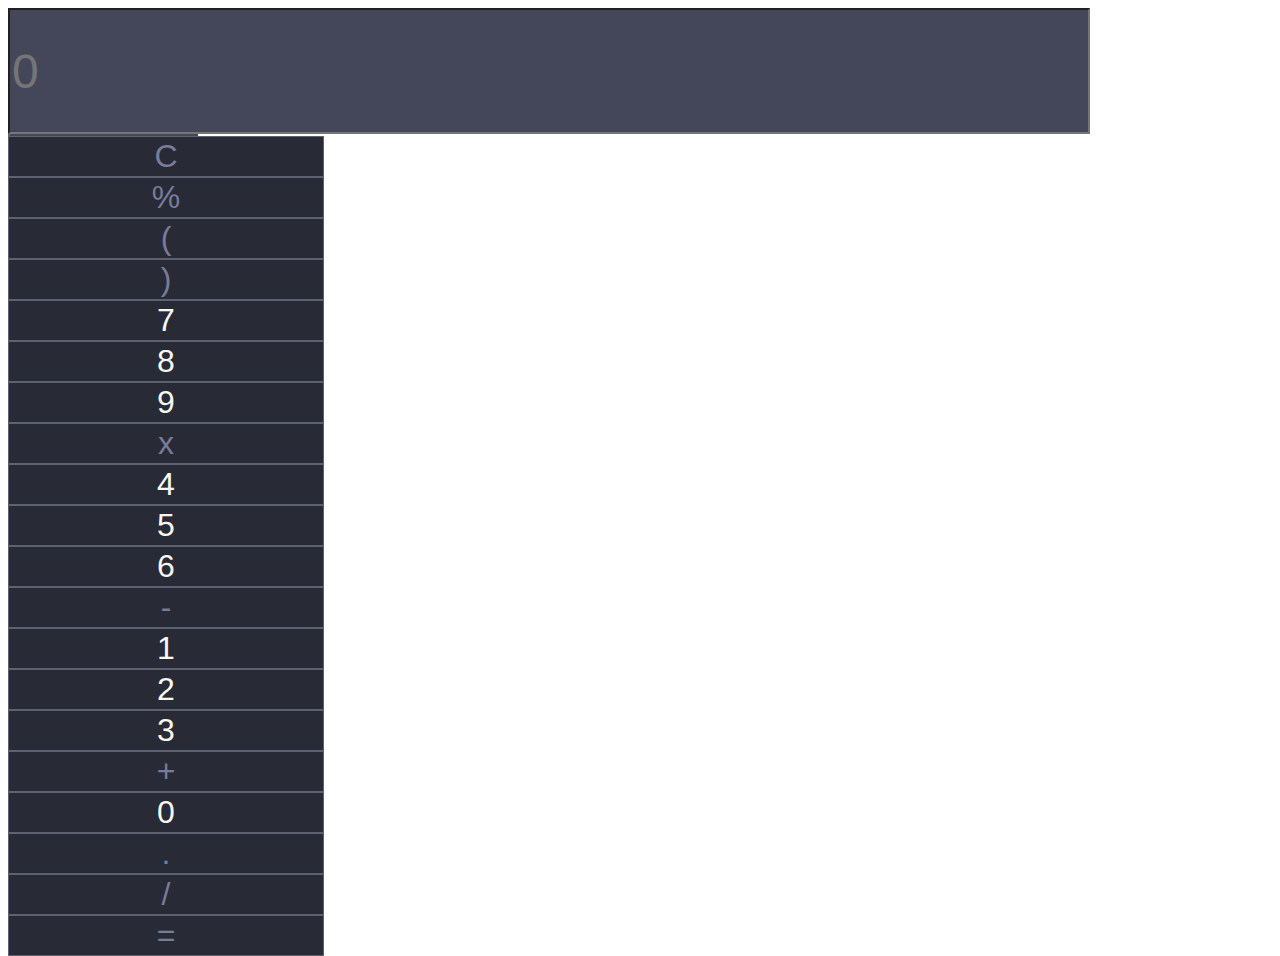
<file: calculator/index.html>
<!DOCTYPE html>
<html lang="en">
<head>
    <meta charset="UTF-8">
    <meta http-equiv="X-UA-Compatible" content="IE=edge">
    <meta name="viewport" content="width=device-width, initial-scale=1.0">
    <link rel="stylesheet" href="https://cdn.jsdelivr.net/npm/bootstrap@4.6.0/dist/css/bootstrap.min.css" integrity="sha384-B0vP5xmATw1+K9KRQjQERJvTumQW0nPEzvF6L/Z6nronJ3oUOFUFpCjEUQouq2+l" crossorigin="anonymous">
    <script src="https://ajax.googleapis.com/ajax/libs/jquery/3.5.1/jquery.min.js"></script>
    <link rel="stylesheet" href="https://pro.fontawesome.com/releases/v5.10.0/css/all.css" integrity="sha384-AYmEC3Yw5cVb3ZcuHtOA93w35dYTsvhLPVnYs9eStHfGJvOvKxVfELGroGkvsg+p" crossorigin="anonymous"/>
    <link rel = "icon" href = "calculator.png" type = "image/x-icon">
    <title>Calculator</title>
<style>
    button{
        background-color:#282a36  !important ;
        font-size: 2rem !important;
        width: 25%;
        display: flex;
        justify-content: center;
        align-items: center;
        color: #787c99;
        border: 1px solid #5e6172 !important;
    }
    .number{
        color: #f8f8f2;

    }
    input,.icon{
        background-color:#44475a  !important;
        color: #f8f8f2 !important;
    }
    .icon{
        border: 0 !important;
        border-left: 2px solid  #5e6172 !important;
        color:#8689a0 !important; 
    }
    button:hover{
        background-color: #353746  !important;
    }
    button:active{
        background-color: #52535f !important;
    }
</style>
</head>
<body>
    <div class="row mt-5 mx-0 px-0">
        <div class="container bg-light  py-0 my-0">
            <!-- text area and backward button -->
            <div class="row d-flex" >
                <div class="px-0 mx-0 d-flex w-100 input-group-append">
                    <input class="  border-0 result " type="text" name="" style="width:85% ; max-height: 200px;min-height:120px ; font-size: 3rem;  
                    " placeholder="0"  value="" readonly>
                    <button class="icon  border-left d-flex  align-items-center" id="_b" style="width: 15%;">
                       <i class="fas mr-2  fa-long-arrow-alt-left text-center display-3" style="width:100%;"></i>                      
                    </button>
                </div>
            </div>

            <!-- calculator buttons -->
            <div class="row d-flex justify-content-center " style="height: 500px !important; ">      
                
                <div class="row bg-transparent w-100  justify-content-around ">
                    <button class="text-danger" id="_c" type="button">C</button>
                    <button class="" id="_%" type="button">%</button>
                    <button class="" id="_(" type="button">(</button>
                    <button class="" id="_)" type="button">)</button>
                </div>               
                <div class="row bg-transparent w-100   justify-content-around ">
                    <button class="number" id="_7" type="button">7</button>
                    <button class="number" id="_8" type="button">8</button>
                    <button class="number" id="_9" type="button">9</button>
                    <button class="" id="_*" type="button">x</button>
                </div>   
                <div class="row bg-transparent w-100   justify-content-around ">
                    <button class="number" id="_4" type="button">4</button>
                    <button class="number" id="_5" type="button">5</button>
                    <button class="number" id="_6" type="button">6</button>
                    <button class="" id="_-" type="button">-</button>
                </div>        
                <div class="row bg-transparent w-100 d-flex   justify-content-around ">
                    <button class="number" id="_1" type="button">1</button>
                    <button class="number" id="_2" type="button">2</button>
                    <button class="number" id="_3" type="button">3</button>
                    <button class="" id="_+" type="button">+</button> 
                </div>
                <div class="row bg-transparent w-100 d-flex   justify-content-around ">
                    <button class="number" id="_0" type="button">0</button>
                    <button class="" id="_." type="button">.</button>
                    <button class="" id="_/" type="button">/</button>
                    <button class="" id="_=" type="button">=</button>

                </div>        
            </div>

        </div>
            
    </div>
    
    <script src="main.js"></script>
</body>
</html>
</file>
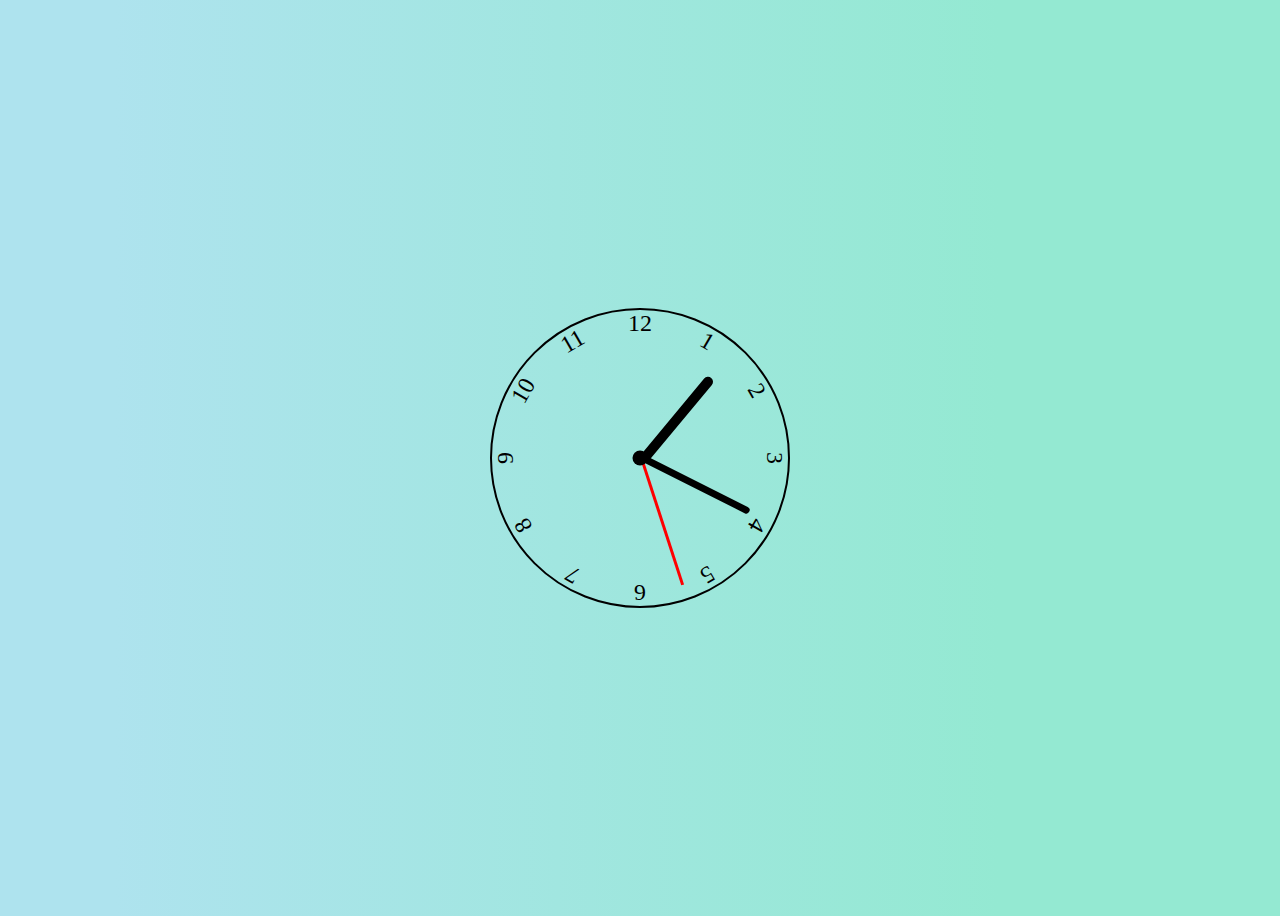
<file: clock/index.html>
<!DOCTYPE html>
<html lang="en">
<head>
    <meta charset="UTF-8">
    <meta http-equiv="X-UA-Compatible" content="IE=edge">
    <meta name="viewport" content="width=device-width, initial-scale=1.0">
    <link rel="stylesheet" href="style.css">
	<link rel = "icon" href = "clock.png" type = "image/x-icon">

    <title>clock</title>
</head>
<body>
    <div class="clock">
        <div class="hourhand"></div>
        <div class="minutehand"></div>
        <div class="secondhand"></div>
        <div class="number number1">1</div>
        <div class="number number2">2</div>
        <div class="number number3" >3</div>
        <div class="number number4">4</div>
        <div class="number number5">5</div>
        <div class="number number6">6</div>
        <div class="number number7">7</div>
        <div class="number number8">8</div>
        <div class="number number9">9</div>
        <div class="number number10">10</div>
        <div class="number number11">11</div>
        <div class="number number12">12</div>
</div>
<script src="script.js"></script>
</body>
</html>
</file>
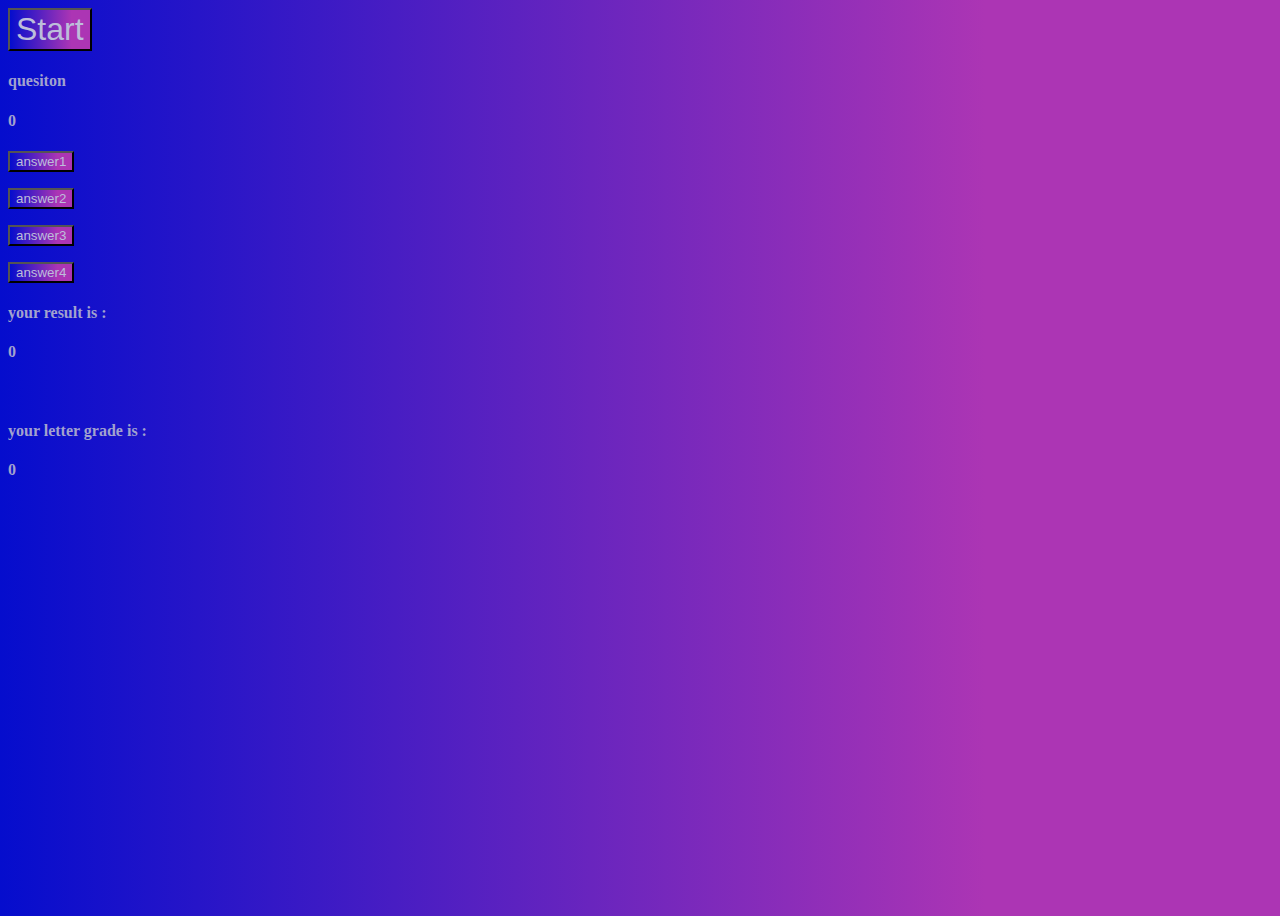
<file: quiz app/index.html>
<!DOCTYPE html>
<html lang="en">
<head>
    <meta charset="UTF-8">
    <meta http-equiv="X-UA-Compatible" content="IE=edge">
    <meta name="viewport" content="width=device-width, initial-scale=1.0">
    <link rel="stylesheet" href="https://cdn.jsdelivr.net/npm/bootstrap@4.6.0/dist/css/bootstrap.min.css" integrity="sha384-B0vP5xmATw1+K9KRQjQERJvTumQW0nPEzvF6L/Z6nronJ3oUOFUFpCjEUQouq2+l" crossorigin="anonymous">
    <script src="https://code.jquery.com/jquery-3.6.0.js" integrity="sha256-H+K7U5CnXl1h5ywQfKtSj8PCmoN9aaq30gDh27Xc0jk=" crossorigin="anonymous"></script>
    <title>Quiz</title>
    <link rel = "icon" href = "icon.png" type = "image/x-icon">

    <style>
        body{
            height: 100vh;
        }
        button,body{
            background: rgb(5,13,205);
            background: linear-gradient(90deg, rgba(5,13,205,1) 0%, rgba(172,53,180,1) 77%);
            color:  rgb(189, 189, 218) !important;
        }
        
        .card,.card-body{
            background-color: rgba(0, 0, 0, 0) !important;
        }
        h4{
            color: rgb(162, 162, 206);
        }
    </style>
</head>
<body>
    <div class="container text-center align-middle">
        <button class="  btn btn-primary w-25 mt-5 start " type="button" style="font-size: 2rem;">Start</button>

        <div class="card border-0 d-none  text-center d-flex">
            <div class="card-body mt-5 d-md-flex justify-content-center align-items-center ">

                <div class=" wrapper w-100 my-5  align-self-start" id="">
                    <!-- question and timing section -->
                    <div class=" d-flex ">
                        <h4 class=" px-5 py-4  quesiton col-11  text-left" >quesiton</h4>
                        <h4 class=" py-4 clo-1 d-flex d-none timer ">0</h4>
                    </div>
                    <!-- answers options -->
                    <div class="answers" >
                        <!-- row 1 -->
                        <div class="row mx-0 px-0 d-md-flex d-sm-block" >
                            <p class="text-center col-md-6">
                                <button class="_1 option btn btn-primary text-center w-50" type="button">answer1</button>
                            </p>
                            <p class="text-center  col-md-6">
                                <button class="_2 option btn btn-primary text-center w-50" type="button">answer2</button>
                            </p>
                        </div>
                        <!-- row 2 -->
                        <div class="row mx-0 px-0 d-md-flex d-sm-block">
                            <p class="text-center col-md-6">
                                <button class="_3 option btn btn-primary text-center w-50" type="button">answer3</button>
                            </p>
                            <p class="text-center col-md-6">
                                <button class="_4 option btn btn-primary text-center w-50" type="button">answer4</button>
                            </p>
                        </div>
                    </div>
                </div>
                <!-- result section -->
                <div class="d-block">
                    <div class="d-flex">
                        <h4 class="result_text d-none">your result is : &nbsp;&nbsp;</h4>
                        <h4 class=" clo-md-1 d-none  result" >0</h4>
                    </div>
                    <br>
                    <div class="d-flex">
                        <h4 class="result_text d-none">your letter grade is : &nbsp;&nbsp;</h4>
                        <h4 class=" clo-md-1 d-none  letter" >0</h4>   
                    </div>
                </div>

            </div>
        </div>      
    </div>
    <script src="script.js"></script>
</body>
</html>
</file>
<file: clock/style.css>
*{
    box-sizing: border-box;
    font-family: 'Times New Roman', Times, serif;
}

body{
    display: flex;
    justify-content: center;
    align-items: center;
    min-height: 100vh;
    overflow: hidden;
    background: rgb(174,227,238);
    background: linear-gradient(90deg, rgba(174,227,238,1) 9%, rgba(148,233,210,1) 78%);
}
.clock{
    border-radius: 50%;
    background-color: rgba(0, 0, 0, 0.0);
	height:300px;
	width:300px;
    border: 2px solid black;
    position: relative;
}

.clock .number{
    position: absolute;
    font-size: 1.5rem;
    width: 100%;
    height: 100%;
    text-align: center;
}

.number1{transform: rotate(30deg);}
.number2{transform: rotate(60deg);}
.number3{transform: rotate(90deg);}
.number4{transform: rotate(120deg);}
.number5{transform: rotate(150deg);}
.number6{transform: rotate(180deg);}
.number7{transform: rotate(210deg);}
.number8{transform: rotate(240deg);}
.number9{transform: rotate(270deg);}
.number10{transform: rotate(300deg);}
.number11{transform: rotate(330deg);}

.clock .hourhand{
    position: absolute;
    background-color: black;
    bottom: 50%;
    transform-origin: bottom;
    left: 50%;
    width: 10px;
    height:35%;
    border-top-left-radius: 10px;
    border-top-right-radius: 10px;
    z-index: 10;
    transform: translate(-50%);

}
.clock::after{
    content: '';
    background-color: black;
    top: 50%;
    left: 50%;
    border-radius: 50%;
    transform: translate(-50%, -50%);
    width: 15px;
    z-index: 11;
    height: 15px;
    position: absolute;
}
.clock .minutehand{
    position: absolute;
    background-color: black;
    bottom: 50%;
    transform-origin: bottom;
    left: 50%;
    border-top-left-radius: 10px;
    border-top-right-radius: 10px;
    width: 7px;
    height:40%;
    z-index: 10;
    transform: translate(-50%);
}

.clock .secondhand{
    position: absolute;
    background-color: red;
    bottom: 50%;
    transform-origin: bottom;
    left: 50%;
    width: 3px;
    height:45%;
    z-index: 10;
    transform: translate(-50%);

}
</file>
